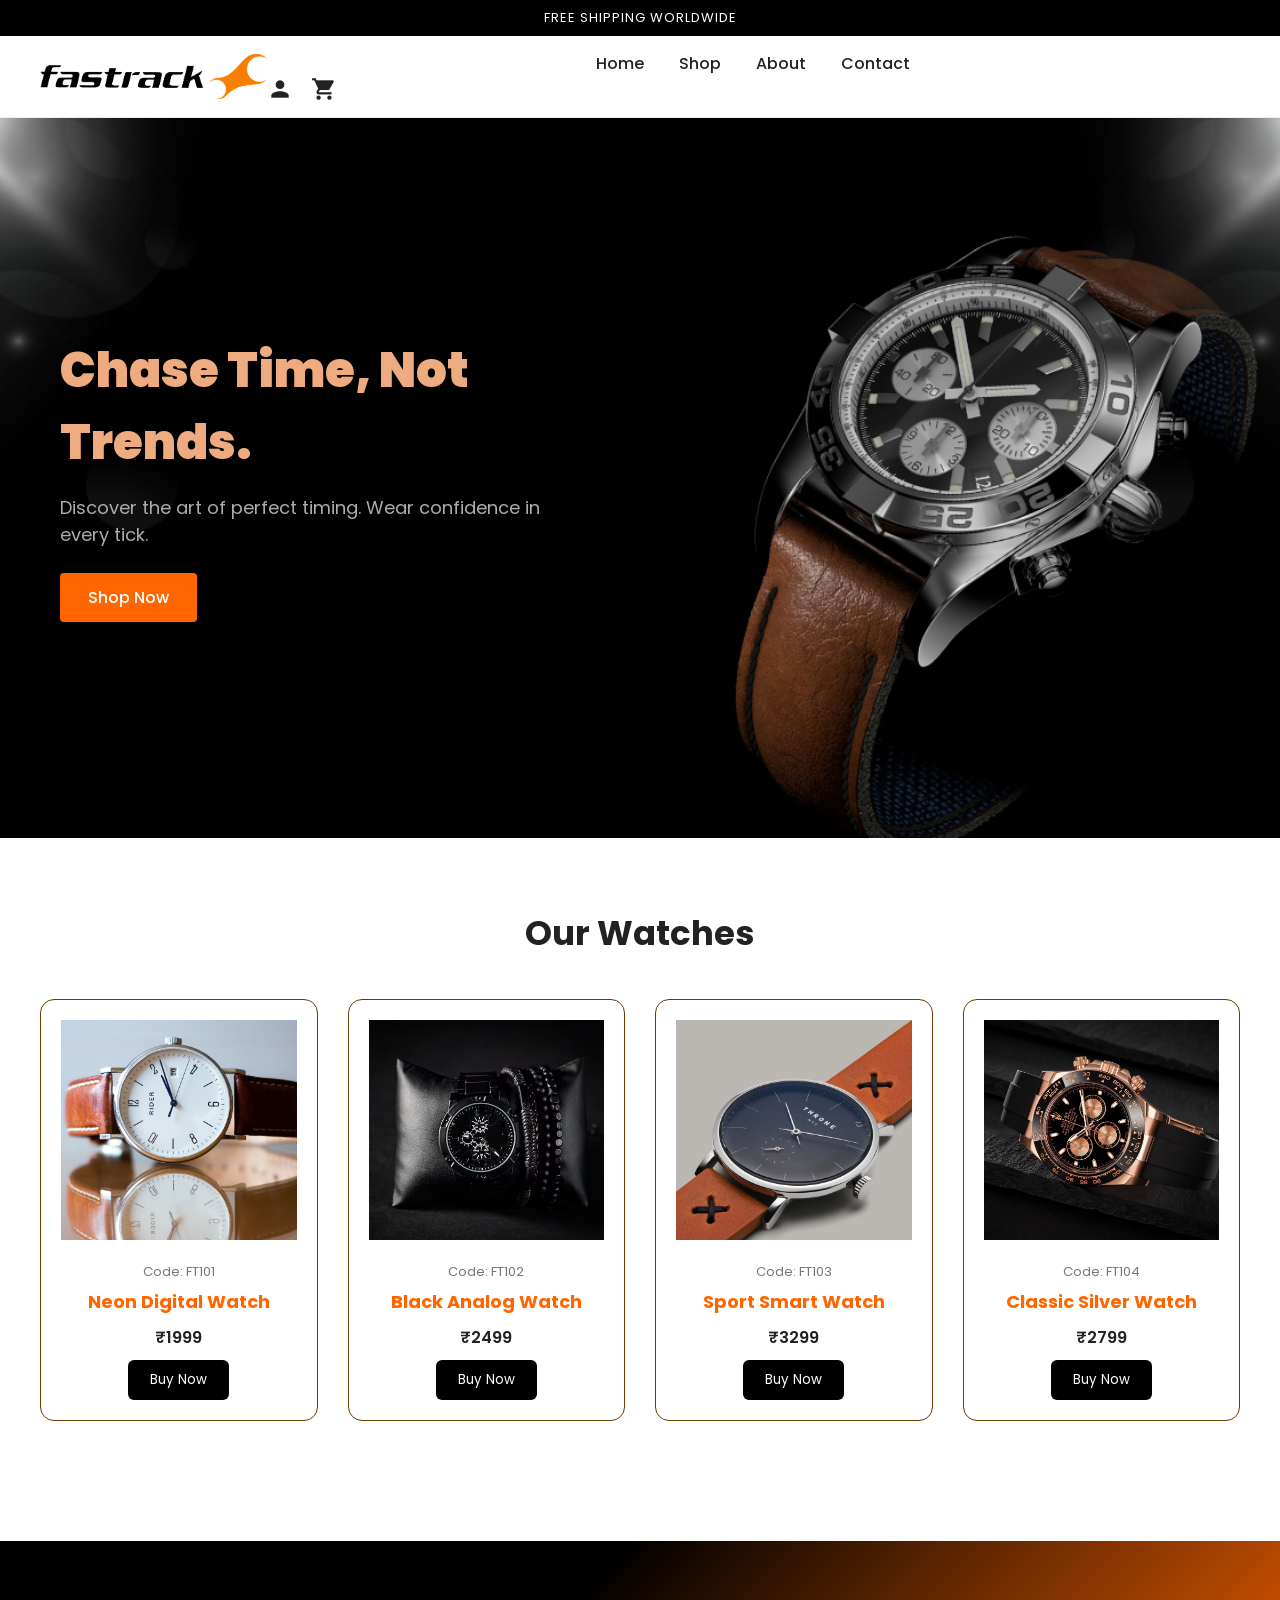
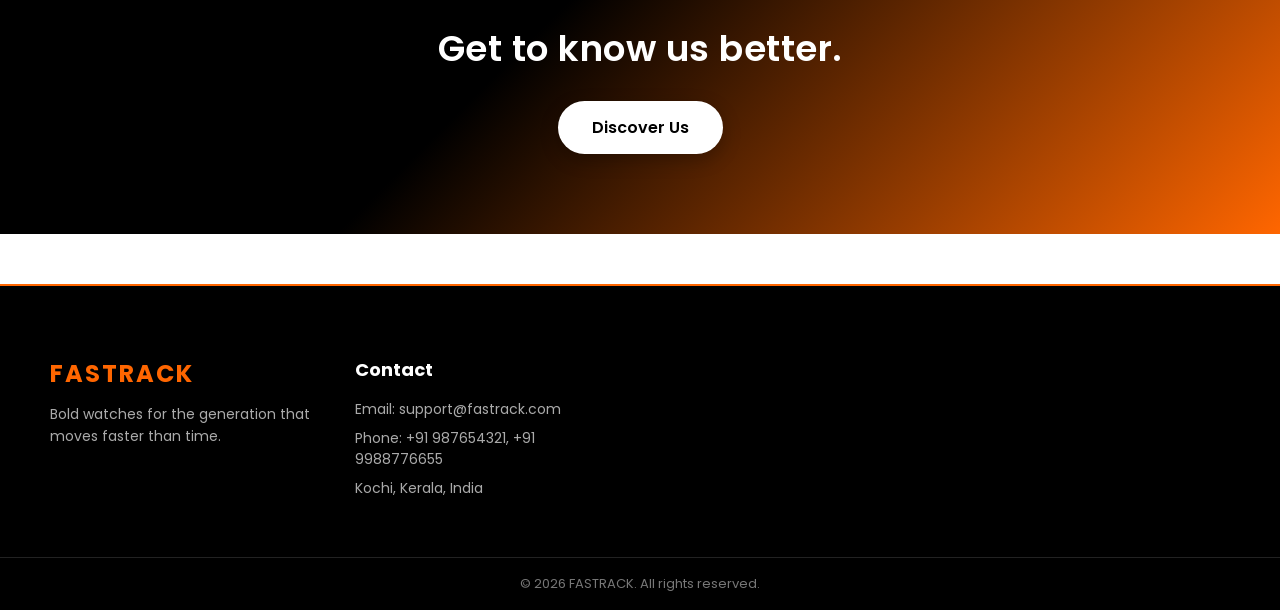
<file: index.html>
<!DOCTYPE html>
<html lang="en">
<head>
  <meta charset="UTF-8" />
  <meta name="viewport" content="width=device-width, initial-scale=1.0" />
  <title>E-Commerce Website</title>

  <link href="https://fonts.googleapis.com/icon?family=Material+Icons" rel="stylesheet">
  <link href="https://fonts.googleapis.com/css2?family=Poppins:wght@300;400;500;600;700&display=swap" rel="stylesheet">
  <link rel="stylesheet" href="styles.css">
</head>

<body>

  <div class="top-bar">FREE SHIPPING WORLDWIDE</div>

  <header class="main-header">
    <img src="images/logo.jpg" alt="Logo" class="logo">
    <span class="material-icons menu-toggle">menu</span>

    <div class="nav-wrapper">
      <nav class="menu">
        <a href="#home">Home</a>
        <a href="#products">Shop</a>
        <a href="#about">About</a>
        <a href="#contact">Contact</a>
      </nav>

      <div class="icons">
        <span class="material-icons">person</span>
        <span class="material-icons">shopping_cart</span>
      </div>
    </div>
  </header>

  <section class="hero">
  <div class="hero-content">
    <h1>Chase Time, Not Trends.</h1>
    <p>Discover the art of perfect timing. Wear confidence in every tick.</p>
    <a href="#products" class="shop-btn">Shop Now</a>
  </div>
  </section>

<section id="products" class="product-list">
  <h2>Our Watches</h2>

  <div  class="products">

    <div class="product">
      <img src="images/p1.jpg" alt="Watch">
      <p class="code">Code: FT101</p>
      <h3>Neon Digital Watch</h3>
      <p class="price">₹1999</p>
      <button onclick="goToEnquiry('FT101','Neon Digital Watch',1999,'images/p1.jpg')">Buy Now</button>
    </div>

    <div class="product">
      <img src="images/p2.jpg" alt="Watch">
      <p class="code">Code: FT102</p>
      <h3>Black Analog Watch</h3>
      <p class="price">₹2499</p>
      <button onclick="goToEnquiry('FT102','Black Analog Watch',2499,'images/p2.jpg')">Buy Now</button>

    </div>

    <div class="product">
      <img src="images/p3.jpg" alt="Watch">
      <p class="code">Code: FT103</p>
      <h3>Sport Smart Watch</h3>
      <p class="price">₹3299</p>
      <button onclick="goToEnquiry('FT103','Sport Smart Watch',3299,'images/p3.jpg')">Buy Now</button>

    </div>

    <div class="product">
      <img src="images/p4.jpg" alt="Watch">
      <p class="code">Code: FT104</p>
      <h3>Classic Silver Watch</h3>
      <p class="price">₹2799</p>
      <button onclick="goToEnquiry('FT104','Classic Silver Watch',2799,'images/p4.jpg')">Buy Now</button>
    </div>

  </div>
</section>

<br><br>
  <section id="about" class="discover">
  <h2>Get to know us better.</h2>
  <a href="about.html" class="discover-btn">Discover Us</a>
</section>
<br><br>

<footer id="contact" class="footer">
  <div class="footer-container">

    <div class="footer-brand">
      <h2>FASTRACK</h2>
      <p>Bold watches for the generation that moves faster than time.</p>
    </div>

    <div class="footer-contact">
      <h3>Contact</h3>
      <p>Email: support@fastrack.com</p>
      <p>Phone: +91 987654321, +91 9988776655</p>
      <p>Kochi, Kerala, India</p>
    </div>

  </div>

  <div class="footer-bottom">
    © 2026 FASTRACK. All rights reserved.
  </div>
</footer>


  <script src="js/script.js"></script>
</body>
</html>
</file>
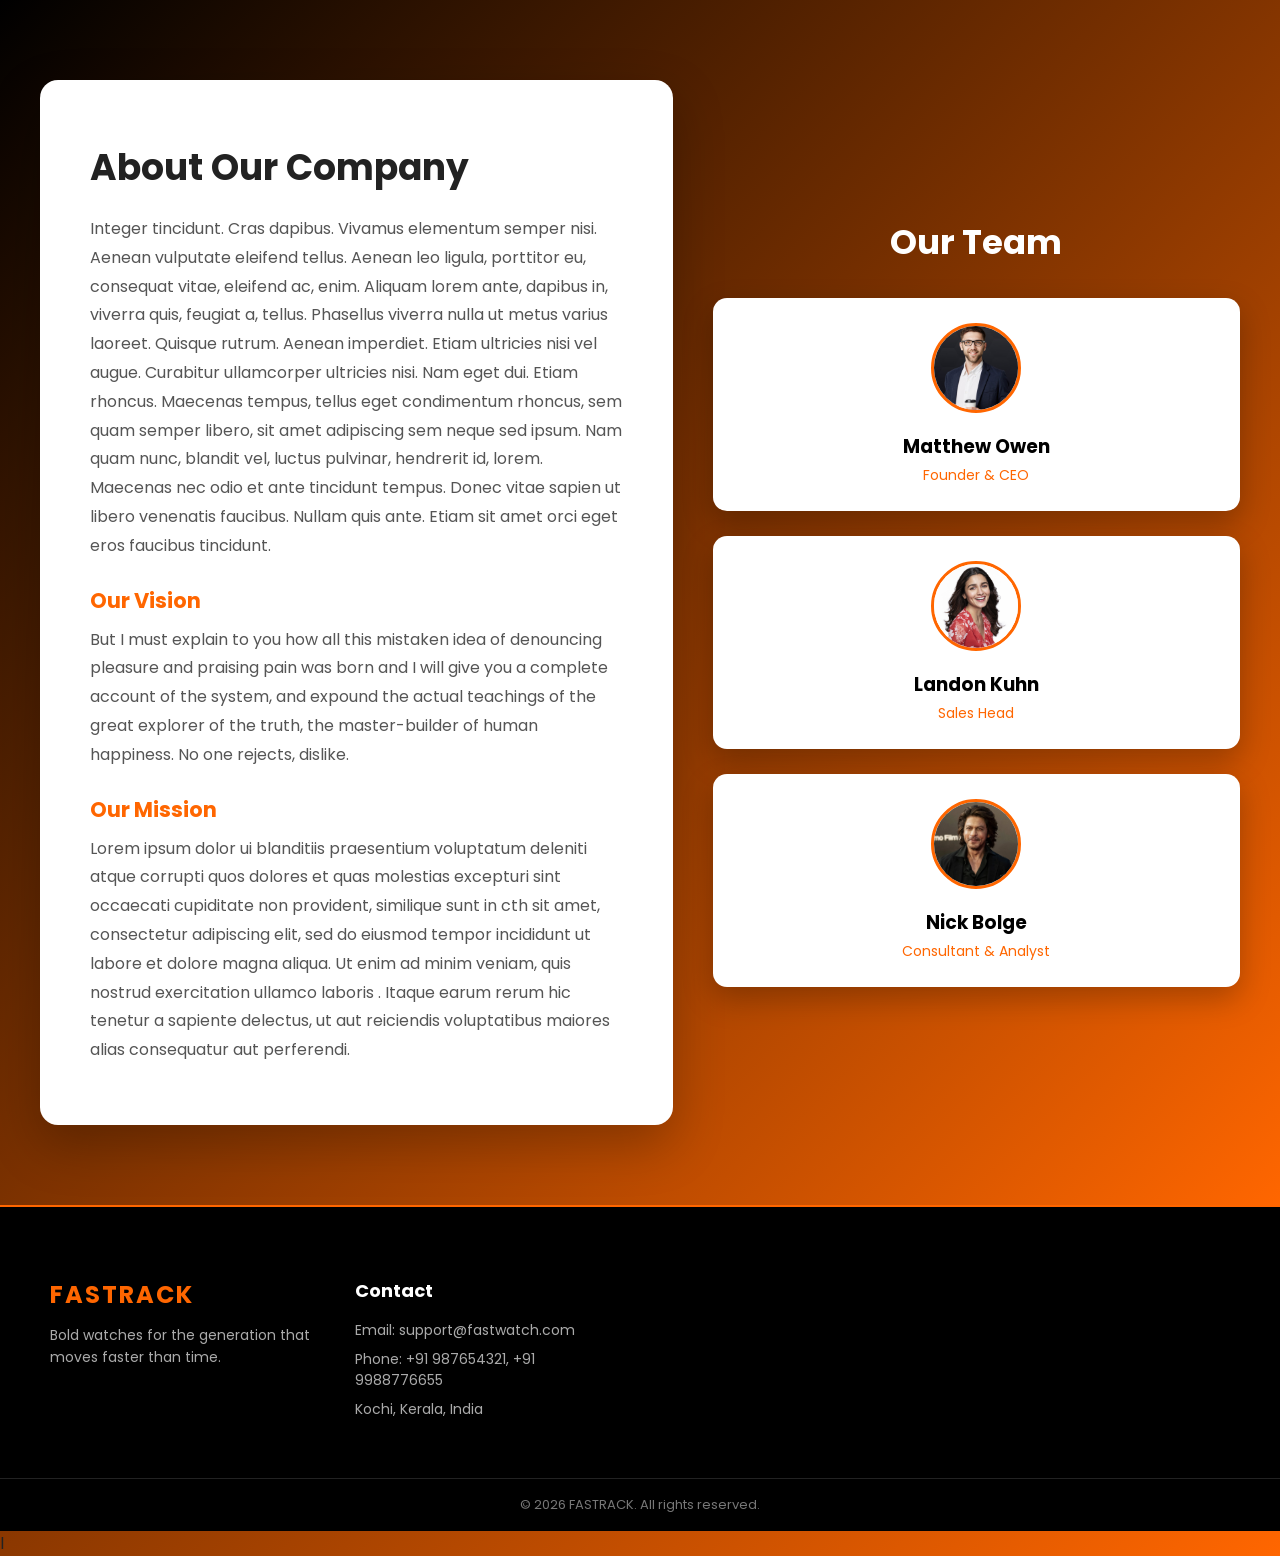
<file: about.html>
<!DOCTYPE html>
<html lang="en">
<head>
    <meta charset="UTF-8">
    <meta name="viewport" content="width=device-width, initial-scale=1.0">
    <title>ABOUT US</title>
    <link href="https://fonts.googleapis.com/css2?family=Poppins:wght@300;400;500;600;700&display=swap" rel="stylesheet">
    <link href="https://fonts.googleapis.com/icon?family=Material+Icons" rel="stylesheet">
    <link rel="stylesheet" href="css/about.css">

</head>
<body>
   <section class="about-layout">

  <div class="about-container">
    <div class="about-text">
      <h2>About Our Company</h2>
      <p>
         Integer tincidunt. Cras dapibus. Vivamus elementum semper nisi. Aenean vulputate eleifend tellus. Aenean leo ligula, porttitor eu, consequat vitae, eleifend ac, enim. Aliquam lorem ante, dapibus in, viverra quis, feugiat a, tellus. Phasellus viverra nulla ut metus varius laoreet. Quisque rutrum. Aenean imperdiet. Etiam ultricies nisi vel augue. Curabitur ullamcorper ultricies nisi. Nam eget dui. Etiam rhoncus. Maecenas tempus, tellus eget condimentum rhoncus, sem quam semper libero, sit amet adipiscing sem neque sed ipsum. Nam quam nunc, blandit vel, luctus pulvinar, hendrerit id, lorem. Maecenas nec odio et ante tincidunt tempus. Donec vitae sapien ut libero venenatis faucibus. Nullam quis ante. Etiam sit amet orci eget eros faucibus tincidunt. 
      </p>

      <h3>Our Vision</h3>
      <p>
        But I must explain to you how all this mistaken idea of denouncing pleasure and praising pain was born and I will give you a complete account of the system, and expound the actual teachings of the great explorer of the truth, the master-builder of human happiness. No one rejects, dislike.
      </p>

      <h3>Our Mission</h3>
      <p>
        Lorem ipsum dolor  ui blanditiis praesentium voluptatum deleniti atque corrupti quos dolores et quas molestias excepturi sint occaecati cupiditate non provident, similique sunt in cth sit amet, consectetur adipiscing elit, sed do eiusmod tempor incididunt ut labore et dolore magna aliqua. Ut enim ad minim veniam, quis nostrud exercitation ullamco laboris .
        Itaque earum rerum hic tenetur a sapiente delectus, ut aut reiciendis voluptatibus maiores alias consequatur aut perferendi.
    </p>
    </div>
  </div>

  <div class="team-side">
    <h2>Our Team</h2>

    <div class="team-grid">
      <div class="team-card">
        <img src="images/team1.jpg" alt="">
        <h3>Matthew Owen</h3>
        <p>Founder & CEO</p>
      </div>

      <div class="team-card">
        <img src="images/team2.jpg" alt="">
        <h3>Landon Kuhn</h3>
        <p>Sales Head</p>
      </div>

      <div class="team-card">
        <img src="images/team3.jpg" alt="">
        <h3>Nick Bolge</h3>
        <p>Consultant & Analyst</p>
      </div>
    </div>
  </div>

</section>


<footer class="footer">
  <div class="footer-container">

    <div class="footer-brand">
      <h2>FASTRACK</h2>
      <p>Bold watches for the generation that moves faster than time.</p>
    </div>

    <div class="footer-contact">
      <h3>Contact</h3>
      <p>Email: support@fastwatch.com</p>
      <p>Phone: +91 987654321, +91 9988776655</p>
      <p>Kochi, Kerala, India</p>
    </div>

  </div>

  <div class="footer-bottom">
    © 2026 FASTRACK. All rights reserved.
  </div>
</footer>


</body>
</html>l
</file>
<file: styles.css>
* {
  margin: 0;
  padding: 0;
  box-sizing: border-box;
  font-family: 'Poppins', sans-serif;
}

body {
  color: #222;
}

.top-bar {
  background: #000;
  color: #fff;
  text-align: center;
  padding: 8px;
  font-size: 13px;
  letter-spacing: 1px;
}

.main-header {
  display: grid;
  grid-template-columns: auto 1fr auto;
  align-items: center;
  padding: 15px 40px;
  border-bottom: 1px solid #eee;
  position: relative;
}

.logo {
  height: 45px;
}

.menu {
  display: flex;
  justify-content: center;
  gap: 35px;
}

.menu a {
  text-decoration: none;
  color: #222;
  font-weight: 500;
  transition: 0.3s;
}

.menu a:hover {
  color: #ff6600;
}

.icons {
  display: flex;
  gap: 18px;
  justify-self: end;
}

.material-icons {
  font-size: 26px;
  cursor: pointer;
}

.menu-toggle {
  display: none;
  font-size: 28px;
  cursor: pointer;
}

@media (max-width: 768px) {
  .main-header {
    grid-template-columns: auto auto;
  }

  .menu-toggle {
    display: block;
    justify-self: end;
  }

  .nav-wrapper {
    display: none;
    position: absolute;
    top: 70px;
    left: 0;
    width: 100%;
    background: #fff;
    border-top: 1px solid #eee;
    flex-direction: column;
    align-items: center;
    padding: 15px 0;
  }

  .nav-wrapper.active {
    display: flex;
  }

  .menu {
    flex-direction: column;
    gap: 15px;
    margin-bottom: 10px;
  }

  .icons {
    justify-content: center;
  }
}

.hero {
  height: 80vh;
  display: flex;
  align-items: center;
  position: relative;
  background: url("images/banner.png") center/cover no-repeat;
}

.hero-content {
  position: absolute;
  left: 60px;
  max-width: 500px;
  color: #adabab;
}

.hero-content h1 {
  font-size: 48px;
  font-weight: 900;
  margin-bottom: 15px;
  color: #eeab7f;
}

.hero-content p {
  font-size: 18px;
  margin-bottom: 25px;
}

.shop-btn {
  display: inline-block;
  padding: 12px 28px;
  background: #ff6600;
  color: #fff;
  text-decoration: none;
  font-weight: 500;
  border-radius: 4px;
  transition: 0.3s;
}

.shop-btn:hover {
  background: #030201;
}

.discover {
  text-align: center;
  padding: 80px 20px;
  background: linear-gradient(135deg, #000 40%, #ff6600 100%);
  color: #fff;
}

.discover h2 {
  font-size: 36px;
  margin-bottom: 25px;
  font-weight: 600;
  letter-spacing: 0.5px;
}

.discover-btn {
  display: inline-block;
  padding: 14px 34px;
  background: #fff;
  color: #000;
  font-weight: 600;
  text-decoration: none;
  border-radius: 50px;
  transition: all 0.3s ease;
  box-shadow: 0 6px 18px rgba(0, 0, 0, 0.25);
}

.discover-btn:hover {
  background: #000;
  color: #ff6600;
  transform: translateY(-3px) scale(1.05);
  box-shadow: 0 10px 25px rgba(0, 0, 0, 0.35);
}

.discover-btn:active {
  transform: scale(0.96);
}

@media (max-width: 768px) {
  .discover h2 {
    font-size: 26px;
  }

  .discover {
    padding: 60px 15px;
  }
}

.product-list {
  padding: 70px 40px;
  text-align: center;
}

.product-list h2 {
  font-size: 34px;
  margin-bottom: 40px;
}

.products {
  display: grid;
  grid-template-columns: repeat(auto-fit, minmax(250px, 1fr));
  gap: 30px;
}

.product {
  background: #fff;
  border-radius: 14px;
  padding: 20px;
  border: 1px solid #6d3a00;
  border-width: 1px;
  transition: 0.3s ease;
}

.product:hover {
  transform: translateY(-6px);
  box-shadow: 0 12px 30px rgba(0,0,0,0.12);
}

.product img {
  width: 100%;
  height: 220px;
  object-fit: cover;
  margin-bottom: 15px;
}

.code {
  font-size: 13px;
  color: #777;
}

.product h3 {
  color: #ff6600;
  font-size: 18px;
  margin: 6px 0;
}

.price {
  font-weight: 600;
  margin: 10px 0;
}

.product button {
  background: #000000;
  color: #fff;
  border: none;
  padding: 10px 22px;
  border-radius: 6px;
  cursor: pointer;
  transition: 0.3s;
}

.product button:hover {
  background: #ff6600;
}

.footer {
  background: #000;
  color: #fff;
  padding-top: 70px;
  border-top: 2px solid #ff6600;
}

.footer-container {
  display: grid;
  grid-template-columns: repeat(4, 1fr);
  gap: 40px;
  padding: 0 50px 50px;
}

.footer-brand h2 {
  color: #ff6600;
  letter-spacing: 2px;
  margin-bottom: 12px;
}

.footer-brand p {
  color: #bbb;
  line-height: 1.6;
  font-size: 14px;
}

.footer h3 {
  margin-bottom: 16px;
  font-size: 18px;
}

.footer a,
.footer p {
  display: block;
  color: #aaa;
  font-size: 14px;
  text-decoration: none;
  margin-bottom: 8px;
  transition: 0.3s;
}

.footer a:hover {
  color: #ff6600;
  transform: translateX(4px);
}


.footer-bottom {
  text-align: center;
  padding: 16px;
  border-top: 1px solid #222;
  font-size: 13px;
  color: #777;
}

@media (max-width: 900px) {
  .footer-container {
    grid-template-columns: repeat(2, 1fr);
  }
}

@media (max-width: 500px) {
  .footer-container {
    grid-template-columns: 1fr;
    text-align: center;
  }
}
</file>
<file: css/about.css>
* {
  margin: 0;
  padding: 0;
  box-sizing: border-box;
  font-family: 'Poppins', sans-serif;
}

body {
  background: linear-gradient(135deg, #000, #ff6600);
  min-height: 100vh;
  color: #222;
}

.about-layout {
  min-height: 100vh;
  display: grid;
  grid-template-columns: 1.2fr 1fr;
  gap: 40px;
  padding: 80px 40px;
  background: linear-gradient(135deg, #000, #ff6600);
  align-items: center;
}

.about-container {
  background: #fff;
  padding: 60px 50px;
  border-radius: 18px;
  box-shadow: 0 20px 50px rgba(0, 0, 0, 0.25);
}

.about-text h2 {
  font-size: 36px;
  margin-bottom: 20px;
  font-weight: 700;
}

.about-text h3 {
  margin-top: 24px;
  font-size: 21px;
  color: #ff6600;
}

.about-text p {
  margin-top: 10px;
  line-height: 1.8;
  color: #555;
}

.team-side {
  color: #fff;
  text-align: center;
}

.team-side h2 {
  font-size: 34px;
  margin-bottom: 30px;
}

.team-grid {
  display: grid;
  gap: 25px;
}

.team-card {
  background: #fff;
  padding: 25px;
  border-radius: 14px;
  box-shadow: 0 12px 30px rgba(0,0,0,0.25);
  transition: 0.3s;
}

.team-card:hover {
  transform: translateY(-6px) scale(1.03);
}

.team-card img {
  width: 90px;
  height: 90px;
  border-radius: 50%;
  object-fit: cover;
  margin-bottom: 12px;
  border: 3px solid #ff6600;
}

.team-card h3 {
  color: #000;
  margin-bottom: 4px;
}

.team-card p {
  color: #ff6600;
  font-size: 14px;
}

@media (max-width: 900px) {
  .about-layout {
    grid-template-columns: 1fr;
    text-align: center;
  }

  .about-container {
    padding: 40px 25px;
  }
}


.footer {
  background: #000;
  color: #fff;
  padding-top: 70px;
  border-top: 2px solid #ff6600;
}

.footer-container {
  display: grid;
  grid-template-columns: repeat(4, 1fr);
  gap: 40px;
  padding: 0 50px 50px;
}

.footer-brand h2 {
  color: #ff6600;
  letter-spacing: 2px;
  margin-bottom: 12px;
}

.footer-brand p {
  color: #bbb;
  line-height: 1.6;
  font-size: 14px;
}

.footer h3 {
  margin-bottom: 16px;
  font-size: 18px;
}

.footer a,
.footer p {
  display: block;
  color: #aaa;
  font-size: 14px;
  text-decoration: none;
  margin-bottom: 8px;
  transition: 0.3s;
}

.footer a:hover {
  color: #ff6600;
  transform: translateX(4px);
}


.footer-bottom {
  text-align: center;
  padding: 16px;
  border-top: 1px solid #222;
  font-size: 13px;
  color: #777;
}

@media (max-width: 900px) {
  .footer-container {
    grid-template-columns: repeat(2, 1fr);
  }
}

@media (max-width: 500px) {
  .footer-container {
    grid-template-columns: 1fr;
    text-align: center;
  }
}
</file>
